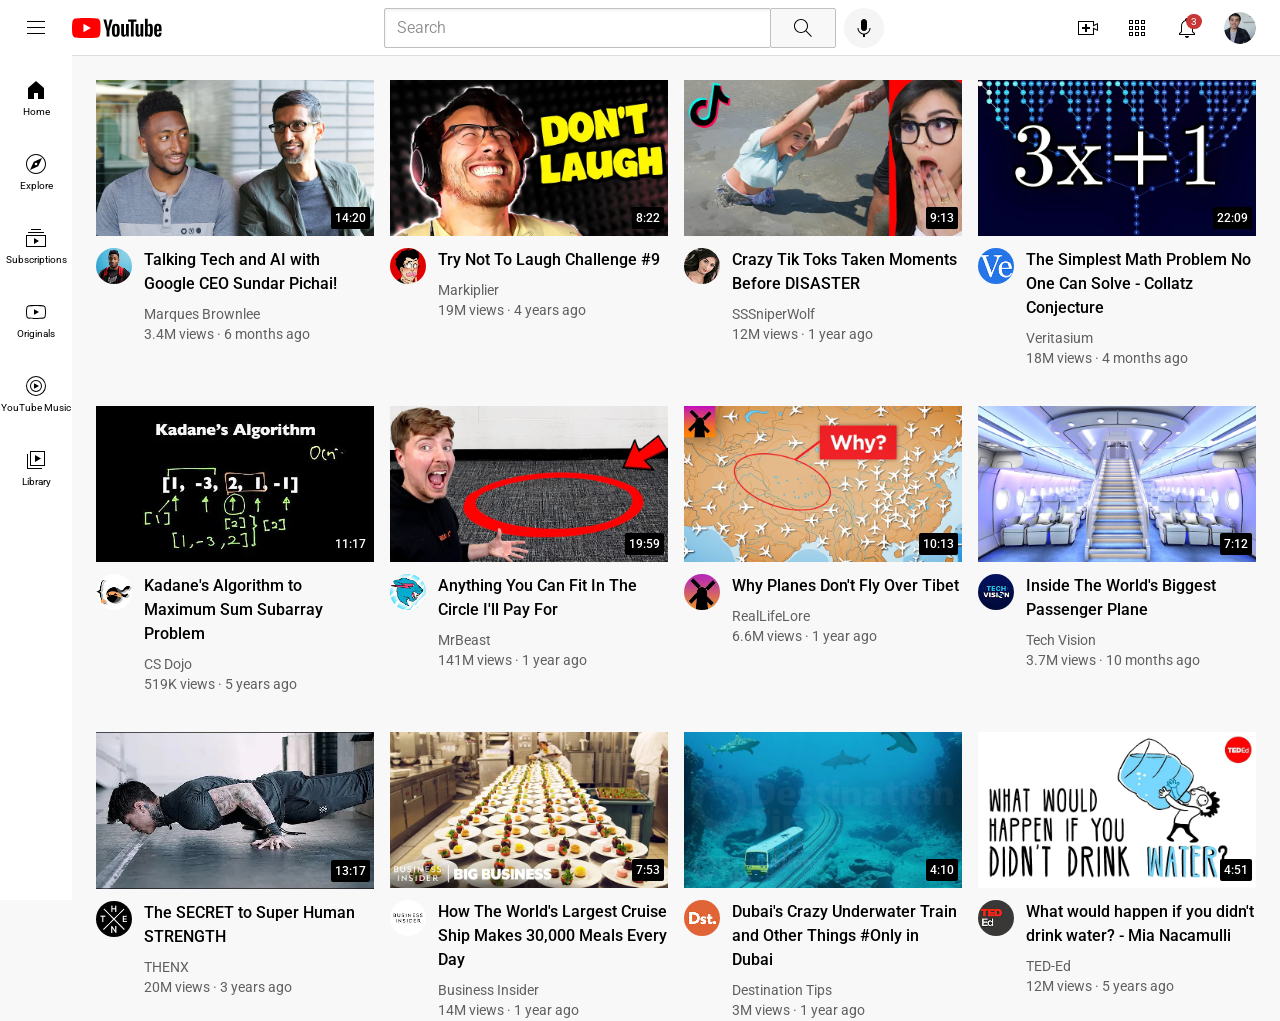
<file: index.html>
<!DOCTYPE html>
<html>
  <head>
    <title>YouTube.com Clone</title>
    <link rel="preconnect" href="https://fonts.googleapis.com">
    <link rel="preconnect" href="https://fonts.gstatic.com" crossorigin>
    <link href="https://fonts.googleapis.com/css2?family=Montserrat:ital,wght@0,100..900;1,100..900&family=Roboto:ital,wght@0,100..900;1,100..900&display=swap" rel="stylesheet">
    <link rel="stylesheet" href="styles/general.css">
    <link rel="stylesheet" href="styles/header.css">
    <link rel="stylesheet" href="styles/video.css">
    <link rel="stylesheet" href="styles/sidebar.css">
  </head>
  <body>
    <header class="header">
      <div class="left-section">
        <img class="hamburger-menu" src="icons/hamburger-menu.svg">
        <img class="youtube-logo" src="icons/youtube-logo.svg">
      </div>

      <div class="middle-section">
        <input class="search-bar" type="text" placeholder="Search">
        <button class="search-button">
          <img class="search-icon" src="icons/search.svg">
          <div class="tooltip">Search</div>
        </button>

        <!-- Put position absolute inside relative (for tooltips) -->

        <button class="voice-search-button">
           <img class="voice-search-icon" src="icons/voice-search-icon.svg">  
           <div class="tooltip">Search with your voice</div>
        </button>
      </div>

      <div class="right-section">
        <div class="upload-icon-container">
          <img class="upload-icon" src="icons/upload.svg">
          <div class="tooltip">Create</div>
        </div>
        <div class="youtube-apps-icon-container">
          <img class="youtube-apps-icon" src="icons/youtube-apps.svg">
          <div class="tooltip">YouTube apps</div>
        </div>
        <div class="notifications-icon-container">
          <img class="notifications-icon" src="icons/notifications.svg">
          <div class="notifications-count">3</div>
          <div class="tooltip">Notifications</div>
        </div>
        <img class="current-user-picture" src="channel-pictures/my-channel.jpeg">       
      </div>
    </header>

    <nav class="sidebar">
      <div class="sidebar-link">
        <img src="icons/home.svg">
        <div>Home</div>
      </div>
      <div class="sidebar-link">
        <img src="icons/explore.svg">
        <div>Explore</div>
      </div>
      <div class="sidebar-link">
        <img src="icons/subscriptions.svg">
        <div>Subscriptions</div>
      </div>
      <div class="sidebar-link">
        <img src="icons/originals.svg">
        <div>Originals</div>
      </div>
      <div class="sidebar-link">
        <img src="icons/youtube-music.svg">
        <div>YouTube Music</div>
      </div>
      <div class="sidebar-link">
        <img src="icons/library.svg">
        <div>Library</div>
      </div>
    </nav>

    <main>
      <section class="video-grid">
        <div class="video-preview">
          <div class="thumbnail-row">
            <a href="https://www.youtube.com/watch?v=n2RNcPRtAiY">
              <img class="thumbnail" src="thumbnails/thumbnail-1.webp">
            </a>
            <div class="video-time">14:20</div>
          </div>

          <div class="video-info-grid">
            <div class="channel-picture">
              <a href="https://www.youtube.com/c/mkbhd">
                <img class="profile-picture" src="channel-pictures/channel-1.jpeg">
              </a>
              <div class="channel-tooltip">
                <div class="channel-profile-picture-container">
                  <img src="channel-pictures/channel-1.jpeg">
                </div>
                <div class="channel-info">
                  <p class="channel-name">Marques Brownlee</p>
                  <p class="channel-stats">20.8M subscribers</p>
                </div>
              </div>
            </div> 
            
            <div class="video-info">
              <p class="video-title">
                <a class="video-link" href="https://www.youtube.com/watch?v=n2RNcPRtAiY">
                  Talking Tech and AI with Google CEO Sundar Pichai! 
                </a>
              </p>

              <p class="video-author">
                <a href="https://www.youtube.com/c/mkbhd">
                  Marques Brownlee
                </a>
              </p>

              <p class="video-stats">
                3.4M views &middot; 6 months ago
              </p>
            </div>
          </div>
        </div>

        <div class="video-preview">
          <div class="thumbnail-row">
            <a href="https://www.youtube.com/watch?v=mP0RAo9SKZk">
              <img class="thumbnail" src="thumbnails/thumbnail-2.webp">
            </a>
            <div class="video-time">8:22</div>
          </div>

          <div class="video-info-grid">
            <div class="channel-picture">
              <a href="https://www.youtube.com/c/markiplier">
                <img class="profile-picture" src="channel-pictures/channel-2.jpeg">
              </a>
              <div class="channel-tooltip">
                <div class="channel-profile-picture-container">
                  <img src="channel-pictures/channel-2.jpeg">
                </div>
                <div class="channel-info">
                  <p class="channel-name">Markiplier</p>
                  <p class="channel-stats">38.3M subscribers</p>
                </div>
              </div>
            </div>

            <div class="video-info">
              <p class="video-title">
                <a class="video-link" href="https://www.youtube.com/watch?v=mP0RAo9SKZk">
                  Try Not To Laugh Challenge #9
                </a>
              </p>

              <p class="video-author">
                <a href="https://www.youtube.com/c/markiplier">
                  Markiplier
                </a>
              </p>

              <p class="video-stats">
                19M views &middot; 4 years ago
              </p>
            </div>
          </div>
        </div>

        <div class="video-preview">
          <div class="thumbnail-row">
            <a href="https://www.youtube.com/watch?v=FgjPQQeTh1w">
              <img class="thumbnail" src="thumbnails/thumbnail-3.webp">
            </a>
            <div class="video-time">9:13</div>
          </div>

          <div class="video-info-grid">
            <div class="channel-picture">
              <a href="https://www.youtube.com/user/SSSniperWolf">
                <img class="profile-picture" src="channel-pictures/channel-3.jpeg">
              </a>
              <div class="channel-tooltip">
                <div class="channel-profile-picture-container">
                  <img src="channel-pictures/channel-3.jpeg">
                </div>
                <div class="channel-info">
                  <p class="channel-name">SSSniperWolf</p>
                  <p class="channel-stats">35.1M subscribers</p>
                </div>
              </div>
            </div> 
            
            <div class="video-info">
              <p class="video-title">
                <a class="video-link" href="https://www.youtube.com/watch?v=FgjPQQeTh1w">
                  Crazy Tik Toks Taken Moments Before DISASTER
                </a>
              </p>

              <p class="video-author">
                <a href="https://www.youtube.com/user/SSSniperWolf">
                  SSSniperWolf
                </a>
              </p>

              <p class="video-stats">
                12M views &middot; 1 year ago
              </p>
            </div>
          </div>
        </div>

        <div class="video-preview">
          <div class="thumbnail-row">
            <a href="https://www.youtube.com/watch?v=094y1Z2wpJg">
              <img class="thumbnail" src="thumbnails/thumbnail-4.webp">
            </a>
            <div class="video-time">22:09</div>
          </div>

          <div class="video-info-grid">
            <div class="channel-picture">
              <a href="https://www.youtube.com/c/veritasium">
                <img class="profile-picture" src="channel-pictures/channel-4.jpeg">
              </a>
              <div class="channel-tooltip">
                <div class="channel-profile-picture-container">
                  <img src="channel-pictures/channel-4.jpeg">
                </div>
                <div class="channel-info">
                  <p class="channel-name">Veritasium</p>
                  <p class="channel-stats">20.2M subscribers</p>
                </div>
              </div>
            </div>

            <div class="video-info">
              <p class="video-title">
                <a class="video-link" href="https://www.youtube.com/watch?v=094y1Z2wpJg">
                  The Simplest Math Problem No One Can Solve - Collatz Conjecture
                </a>
              </p>

              <p class="video-author">
                <a href="https://www.youtube.com/c/veritasium">
                  Veritasium
                </a>
              </p>

              <p class="video-stats">
                18M views &middot; 4 months ago
              </p>
            </div>
          </div>
        </div>

        <div class="video-preview">
          <div class="thumbnail-row">
            <a href="https://www.youtube.com/watch?v=86CQq3pKSUw">
              <img class="thumbnail" src="thumbnails/thumbnail-5.webp">
            </a>
            <div class="video-time">11:17</div>
          </div>

          <div class="video-info-grid">
            <div class="channel-picture">
              <a href="https://www.youtube.com/c/CSDojo">
                <img class="profile-picture" src="channel-pictures/channel-5.jpeg">
              </a>
              <div class="channel-tooltip">
                <div class="channel-profile-picture-container">
                  <img src="channel-pictures/channel-5.jpeg">
                </div>
                <div class="channel-info">
                  <p class="channel-name">CS Dojo</p>
                  <p class="channel-stats">1.95M subscribers</p>
                </div>
              </div>
            </div> 
            
            <div class="video-info">
              <p class="video-title">
                <a class="video-link" href="https://www.youtube.com/watch?v=86CQq3pKSUw">
                  Kadane's Algorithm to Maximum Sum Subarray Problem
                </a>
              </p>

              <p class="video-author">
                <a href="https://www.youtube.com/c/CSDojo">
                  CS Dojo
                </a>
              </p>

              <p class="video-stats">
                519K views &middot; 5 years ago
              </p>
            </div>
          </div>
        </div>

        <div class="video-preview">
          <div class="thumbnail-row">
            <a href="https://www.youtube.com/watch?v=yXWw0_UfSFg">
              <img class="thumbnail" src="thumbnails/thumbnail-6.webp">
            </a>
            <div class="video-time">19:59</div>
          </div>

          <div class="video-info-grid">
            <div class="channel-picture">
              <a href="https://www.youtube.com/channel/UCX6OQ3DkcsbYNE6H8uQQuVA">
                <img class="profile-picture" src="channel-pictures/channel-6.jpeg">
              </a>
              <div class="channel-tooltip">
                <div class="channel-profile-picture-container">
                  <img src="channel-pictures/channel-6.jpeg">
                </div>
                <div class="channel-info">
                  <p class="channel-name">MrBeast</p>
                  <p class="channel-stats">468M subscribers</p>
                </div>
              </div>
            </div>

            <div class="video-info">
              <p class="video-title">
                <a class="video-link" href="https://www.youtube.com/watch?v=yXWw0_UfSFg">
                  Anything You Can Fit In The Circle I'll Pay For
                </a>
              </p>

              <p class="video-author">
                <a href="https://www.youtube.com/channel/UCX6OQ3DkcsbYNE6H8uQQuVA">
                  MrBeast
                </a>
              </p>

              <p class="video-stats">
                141M views &middot; 1 year ago
              </p>
            </div>
          </div>
        </div>

        <div class="video-preview">
          <div class="thumbnail-row">
            <a href="https://www.youtube.com/watch?v=fNVa1qMbF9Y">
              <img class="thumbnail" src="thumbnails/thumbnail-7.webp">
            </a>
            <div class="video-time">10:13</div>
          </div>

          <div class="video-info-grid">
            <div class="channel-picture">
              <a href="https://www.youtube.com/channel/UCP5tjEmvPItGyLhmjdwP7Ww">
                <img class="profile-picture" src="channel-pictures/channel-7.jpeg">
              </a>
              <div class="channel-tooltip">
                <div class="channel-profile-picture-container">
                  <img src="channel-pictures/channel-7.jpeg">
                </div>
                <div class="channel-info">
                  <p class="channel-name">RealLifeLore</p>
                  <p class="channel-stats">7.9M subscribers</p>
                </div>
              </div>
            </div> 
            
            <div class="video-info">
              <p class="video-title">
                <a class="video-link" href="https://www.youtube.com/watch?v=fNVa1qMbF9Y">
                  Why Planes Don't Fly Over Tibet 
                </a>
              </p>

              <p class="video-author">
                <a href="https://www.youtube.com/channel/UCP5tjEmvPItGyLhmjdwP7Ww">
                  RealLifeLore
                </a>
              </p>

              <p class="video-stats">
                6.6M views &middot; 1 year ago
              </p>
            </div>
          </div>
        </div>

        <div class="video-preview">
          <div class="thumbnail-row">
            <a href="https://www.youtube.com/watch?v=lFm4EM1juls">
              <img class="thumbnail" src="thumbnails/thumbnail-8.webp">
            </a>
            <div class="video-time">7:12</div>
          </div>

          <div class="video-info-grid">
            <div class="channel-picture">
              <a href="https://www.youtube.com/channel/UCHAK6CyegY22Zj2GWrcaIxg">
                <img class="profile-picture" src="channel-pictures/channel-8.jpeg">
              </a>
              <div class="channel-tooltip">
                <div class="channel-profile-picture-container">
                  <img src="channel-pictures/channel-8.jpeg">
                </div>
                <div class="channel-info">
                  <p class="channel-name">Tech Vision</p>
                  <p class="channel-stats">845K subscribers</p>
                </div>
              </div>
            </div>

            <div class="video-info">
              <p class="video-title">
                <a class="video-link" href="https://www.youtube.com/watch?v=lFm4EM1juls">
                  Inside The World's Biggest Passenger Plane
                </a>
              </p>

              <p class="video-author">
                <a href="https://www.youtube.com/channel/UCHAK6CyegY22Zj2GWrcaIxg">
                  Tech Vision
                </a>
              </p>

              <p class="video-stats">
                3.7M views &middot; 10 months ago
              </p>
            </div>
          </div>
        </div>

        <div class="video-preview">
          <div class="thumbnail-row">
            <a href="https://www.youtube.com/watch?v=ixmxOlcrlUc">
              <img class="thumbnail" src="thumbnails/thumbnail-9.webp">
            </a>
            <div class="video-time">13:17</div>
          </div>

          <div class="video-info-grid">
            <div class="channel-picture">
              <a href="https://www.youtube.com/c/OFFICIALTHENXSTUDIOS">
                <img class="profile-picture" src="channel-pictures/channel-9.jpeg">
              </a>
              <div class="channel-tooltip">
                <div class="channel-profile-picture-container">
                  <img src="channel-pictures/channel-9.jpeg">
                </div>
                <div class="channel-info">
                  <p class="channel-name">THENX</p>
                  <p class="channel-stats">7.83M subscribers</p>
                </div>
              </div>
            </div> 
            
            <div class="video-info">
              <p class="video-title">
                <a class="video-link" href="https://www.youtube.com/watch?v=ixmxOlcrlUc">
                  The SECRET to Super Human STRENGTH 
                </a>
              </p>

              <p class="video-author">
                <a href="https://www.youtube.com/c/OFFICIALTHENXSTUDIOS">
                  THENX
                </a>
              </p>

              <p class="video-stats">
                20M views &middot; 3 years ago
              </p>
            </div>
          </div>
        </div>

        <div class="video-preview">
          <div class="thumbnail-row">
            <a href="https://www.youtube.com/watch?v=R2vXbFp5C9o">
              <img class="thumbnail" src="thumbnails/thumbnail-10.webp">
            </a>
            <div class="video-time">7:53</div>
          </div>

          <div class="video-info-grid">
            <div class="channel-picture">
              <a href="https://www.youtube.com/user/businessinsider">
                <img class="profile-picture" src="channel-pictures/channel-10.jpeg">
              </a>
              <div class="channel-tooltip">
                <div class="channel-profile-picture-container">
                  <img src="channel-pictures/channel-10.jpeg">
                </div>
                <div class="channel-info">
                  <p class="channel-name">Business Insider</p>
                  <p class="channel-stats">10.4M subscribers</p>
                </div>
              </div>
            </div>

            <div class="video-info">
              <p class="video-title">
                <a class="video-link" href="https://www.youtube.com/watch?v=R2vXbFp5C9o">
                  How The World's Largest Cruise Ship Makes 30,000 Meals Every Day
                </a>
              </p>

              <p class="video-author">
                <a href="https://www.youtube.com/user/businessinsider">
                  Business Insider
                </a>
              </p>

              <p class="video-stats">
                14M views &middot; 1 year ago
              </p>
            </div>
          </div>
        </div>

        <div class="video-preview">
          <div class="thumbnail-row">
            <a href="https://www.youtube.com/watch?v=0nZuYyXET3s">
              <img class="thumbnail" src="thumbnails/thumbnail-11.webp">
            </a>
            <div class="video-time">4:10</div>
          </div>

          <div class="video-info-grid">
            <div class="channel-picture">
              <a href="https://www.youtube.com/c/Destinationtips">
                <img class="profile-picture" src="channel-pictures/channel-11.jpeg">
              </a>
              <div class="channel-tooltip">
                <div class="channel-profile-picture-container">
                  <img src="channel-pictures/channel-11.jpeg">
                </div>
                <div class="channel-info">
                  <p class="channel-name">Destination Tips</p>
                  <p class="channel-stats">281K subscribers</p>
                </div>
              </div>
            </div> 
            
            <div class="video-info">
              <p class="video-title">
                <a class="video-link" href="https://www.youtube.com/watch?v=0nZuYyXET3s">
                  Dubai's Crazy Underwater Train and Other Things #Only in Dubai
                </a>
              </p>

              <p class="video-author">
                <a href="https://www.youtube.com/c/Destinationtips">
                  Destination Tips
                </a>
              </p>

              <p class="video-stats">
                3M views &middot; 1 year ago
              </p>
            </div>
          </div>
        </div>

        <div class="video-preview">
          <div class="thumbnail-row">
            <a href="https://www.youtube.com/watch?v=9iMGFqMmUFs">
              <img class="thumbnail" src="thumbnails/thumbnail-12.webp">
            </a>
            <div class="video-time">4:51</div>
          </div>

          <div class="video-info-grid">
            <div class="channel-picture">
              <a href="https://www.youtube.com/teded">
                <img class="profile-picture" src="channel-pictures/channel-12.jpeg">
              </a>
              <div class="channel-tooltip">
                <div class="channel-profile-picture-container">
                  <img src="channel-pictures/channel-12.jpeg">
                </div>
                <div class="channel-info">
                  <p class="channel-name">TED-Ed</p>
                  <p class="channel-stats">22.4M subscribers</p>
                </div>
              </div>
            </div>

            <div class="video-info">
              <p class="video-title">
                <a class="video-link" href="https://www.youtube.com/watch?v=9iMGFqMmUFs">
                  What would happen if you didn't drink water? - Mia Nacamulli
                </a>
              </p>

              <p class="video-author">
                <a href="https://www.youtube.com/teded">
                  TED-Ed
                </a>
              </p>

              <p class="video-stats">
                12M views &middot; 5 years ago
              </p>
            </div>
          </div>
        </div>
      </section>
    </main>
  </body>
</html>
</file>
<file: styles/general.css>
p {
  margin-top: 0;
  margin-bottom: 0;
}

body {
  /* This style below will be inherited */
  font-family: Roboto, Arial;
  margin: 0;
  padding-top: 80px;
  padding-left: 96px;
  padding-right: 24px;
  background-color: rgb(248, 248, 248);
}

@media (min-width: 1312.1px) {
  body {
    padding-left: 254px;
  }
}
</file>
<file: styles/header.css>
.header {
  height: 55px;
  display: flex;
  flex-direction: row;
  justify-content: space-between;
  position: fixed;
  top: 0;
  left: 0;
  right: 0;
  background-color: white;
  border-bottom: 1px solid rgb(222, 222, 222);
  z-index: 100;
}

.left-section {
  display: flex;
  align-items: center;
}

.middle-section {
  flex: 1;
  margin-left: 60px;
  margin-right: 30px;
  max-width: 500px;
  display: flex;
  align-items: center;
}

.right-section {
  width: 180px;
  display: flex;
  align-items: center;
  justify-content: space-between;
  margin-right: 24px;
  flex-shrink: 0;
}

.hamburger-menu {
  height: 24px;
  margin-left: 24px;
  margin-right: 24px;
}

.youtube-logo {
  height: 20px;
}

.search-bar {
  flex: 1;
  height: 36px;
  padding-left: 12px;
  font-size: 16px;
  border: 1px solid rgb(192, 192, 192);
  border-radius: 2px;
  box-shadow: inset 1px 2px 3px rgba(0, 0, 0, 0.05);
  width: 0;
  font-family: inherit;
  font-weight: 350;
}

.search-bar::placeholder {
  font-size: 16px;
  color: rgb(140, 140, 140);
}

.search-button,
.voice-search-button,
.upload-icon-container,
.youtube-apps-icon-container,
.notifications-icon-container {
  position: relative;
  display: flex;
  justify-content: center;
  align-items: center;
}

.search-button .tooltip,
.voice-search-button .tooltip,
.upload-icon-container .tooltip,
.youtube-apps-icon-container .tooltip,
.notifications-icon-container .tooltip {
  position: absolute;
  background-color: rgba(96, 96, 96, 0.9);
  color: white;
  padding: 8px 8px;
  border-radius: 2px;
  font-size: 12px;
  bottom: -50px;
  opacity: 0;
  transition: opacity 0.15s;
  pointer-events: none;
  white-space: nowrap;
}

.search-button:hover .tooltip,
.voice-search-button:hover .tooltip,
.upload-icon-container:hover .tooltip,
.youtube-apps-icon-container:hover .tooltip,
.notifications-icon-container:hover .tooltip {
  opacity: 1;
}

.search-button {
  height: 40px;
  width: 66px;
  border: 1px solid rgb(192, 192, 192);
  border-radius: 2px;
  margin-left: -1px;
  margin-right: 8px;
  background-color: rgb(248, 248, 248);
  transition: background-color 0.15s;
}

.search-button:hover {
  background-color: rgb(240, 240, 240);
}

.search-icon,
.voice-search-icon,
.upload-icon,
.youtube-apps-icon,
.notifications-icon {
  height: 24px;
}

.voice-search-button {
  height: 40px;
  width: 40px;
  border-radius: 20px;
  border: none;
  background-color: rgb(245, 245, 245);
}

.current-user-picture {
  height: 32px;
  border-radius: 16px;
}

.notifications-count {
  position: absolute;
  top: -2px;
  right: -3px;
  background-color: rgb(200, 54, 54);
  color: white;
  font-size: 10px;
  padding: 2px 5px;
  border-radius: 10px;
}
</file>
<file: styles/video.css>
.video-title {
  margin-top: 0;
  font-size: 14px;
  font-weight: 500;
  line-height: 20px;
  margin-bottom: 10px;
}

.video-link {
  color: black;
  text-decoration: none;
}

.thumbnail {
  width: 100%;
}

.video-grid {
  display: grid;
  column-gap: 16px;
  row-gap: 40px;
}

.video-info-grid {
  display: grid;
  grid-template-columns: 48px 1fr;
}

.channel-picture {
  justify-self: start;
  align-self: start;
  position: relative;
  cursor: pointer;
}

.profile-picture {
  width: 36px;
  border-radius: 20px;
}

.channel-tooltip {
  background-color: white;
  position: absolute;
  display: flex;
  align-items: start;
  justify-content: start;
  bottom: -80px;
  width: 200px;
  padding: 12px 10px 8px 12px; 
  border-radius: 6px;
  box-shadow: 0 0 10px rgba(0, 0, 0, 0.3);
  opacity: 0;
  transition: opacity 0.15s;
  pointer-events: none;
  z-index: 10;
}

.channel-picture:hover .channel-tooltip {
  opacity: 1;
}

.channel-profile-picture-container {
  margin-right: 8px;
}

.channel-tooltip img {
  width: 50px;
  border-radius: 25px;
}

.channel-name {
  font-size: 16px;
  font-weight: 700;
  margin-top: 5px;
  margin-bottom: 4px;
}

.channel-stats {
  font-size: 14px;
  color: rgb(96, 96, 96)
}

.thumbnail-row {
  margin-bottom: 8px;
  position: relative;
}

.video-author,
.video-stats {
  font-size: 12px;
  color: rgb(96, 96, 96);
}

.video-author a {
  color: rgb(96, 96, 96);
  text-decoration: none;
}

.video-author {
  margin-bottom: 4px;
}

.video-time {
  background-color: black;
  color: white;
  position: absolute;
  bottom: 11px;
  right: 4px;
  font-size: 12px;
  font-weight: 500;
  padding: 4px;
  border-radius: 2px;
}

@media (max-width: 869px) {
  .video-grid {
    grid-template-columns: 1fr 1fr;
  }
}

@media (min-width: 869.1px) and (max-width: 1124px) {
  .video-grid {
    grid-template-columns: 1fr 1fr 1fr;
  }
}

@media (min-width: 1124.1px) {
  .video-grid {
    grid-template-columns: 1fr 1fr 1fr 1fr;
  }

  .video-title {
    font-size: 16px;
    line-height: 24px;
  }

  .video-author,
  .video-stats {
    font-size: 14px;
  }
}

@media (min-width: 1312.1px) {
  .video-grid {
    grid-template-columns: 1fr 1fr 1fr;
  }

  .video-title {
    font-size: 14px;
    line-height: 20px;
  }

  .video-author,
  .video-stats {
    font-size: 12px;
  }
}
</file>
<file: styles/sidebar.css>
@media (max-width: 1312px) {
  .sidebar {
    position: fixed;
    left: 0;
    bottom: 0;
    top: 55px;
    background-color: white;
    width: 72px;
    z-index: 200;
    padding-top: 5px;
  }

  .sidebar-link {
    height: 74px;
    display: flex;
    justify-content: center;
    align-items: center;
    flex-direction: column;
    cursor: pointer;
  }

  .sidebar-link:hover {
    background-color: rgb(235, 235, 235);
  }

  .sidebar-link img {
    height: 24px;
    margin-bottom: 4px;
  }

  .sidebar-link div {
    font-size: 10px;
  }
}

@media (min-width: 1312.1px) {
  .sidebar {
    position: fixed;
    left: 0;
    bottom: 0;
    top: 55px;
    width: 230px;
    background-color: white;    
    z-index: 200;
    padding-top: 14px;
  }

  .sidebar-link {
    height: 40px;
    display: flex;
    align-items: center;
    cursor: pointer;
    padding-left: 24px;
  }

  .sidebar-link:hover {
    background-color: rgb(235, 235, 235);
  }

  .sidebar-link img {
    height: 24px;
    margin-right: 25px;
  }

  .sidebar-link div {
    font-size: 14px;
  }
}
</file>
